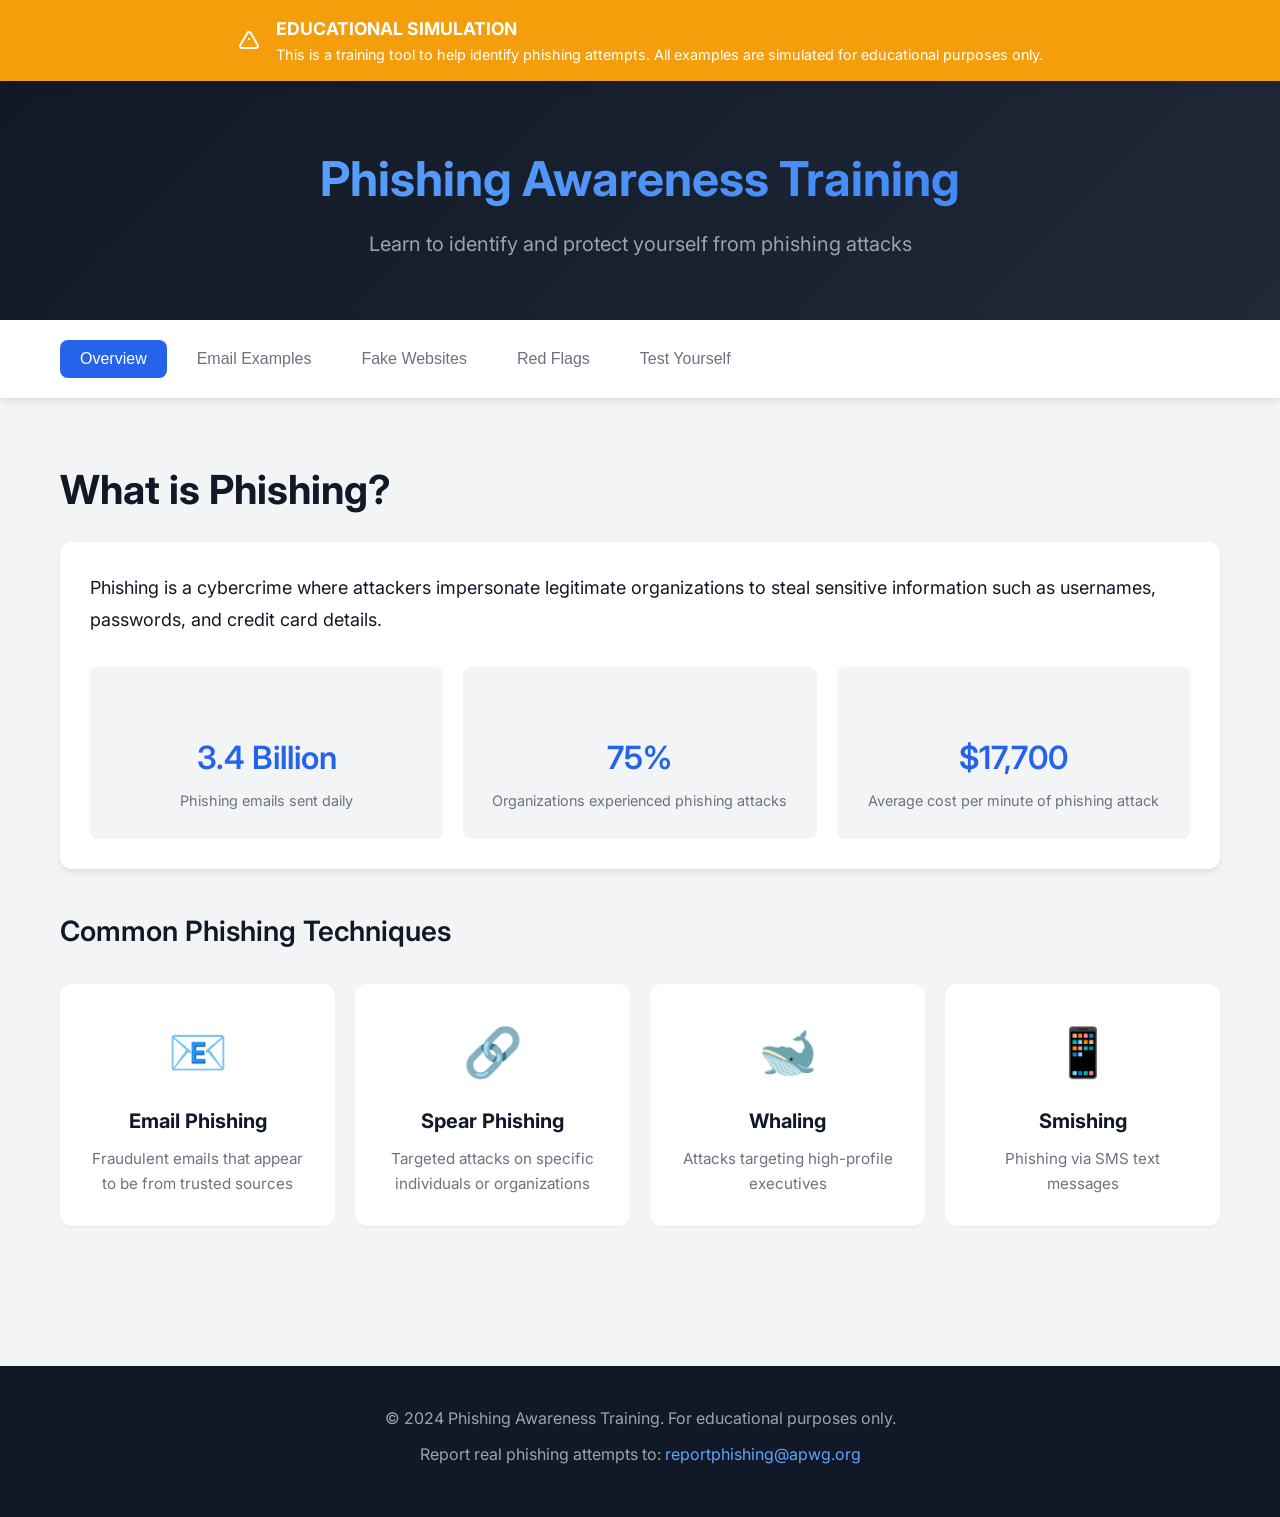
<file: index.html>
<!DOCTYPE html>
<html lang="en">
<head>
    <meta charset="UTF-8">
    <meta name="viewport" content="width=device-width, initial-scale=1.0">
    <title>Phishing Awareness Training - Educational Simulation</title>
    <link rel="stylesheet" href="phishing-styles.css">
    <link href="https://fonts.googleapis.com/css2?family=Inter:wght@400;500;600;700&display=swap" rel="stylesheet">
</head>
<body>
    <!-- Educational Warning Banner -->
    <div class="warning-banner">
        <div class="warning-content">
            <svg class="warning-icon" viewBox="0 0 24 24" fill="none" stroke="currentColor" stroke-width="2">
                <path d="M12 9v2m0 4h.01m-6.938 4h13.856c1.54 0 2.502-1.667 1.732-3L13.732 4c-.77-1.333-2.694-1.333-3.464 0L3.34 16c-.77 1.333.192 3 1.732 3z"/>
            </svg>
            <div>
                <strong>EDUCATIONAL SIMULATION</strong>
                <p>This is a training tool to help identify phishing attempts. All examples are simulated for educational purposes only.</p>
            </div>
        </div>
    </div>

    <!-- Header -->
    <header class="main-header">
        <div class="container">
            <h1>Phishing Awareness Training</h1>
            <p class="subtitle">Learn to identify and protect yourself from phishing attacks</p>
        </div>
    </header>

    <!-- Navigation -->
    <nav class="main-nav">
        <div class="container">
            <button class="nav-btn active" data-section="overview">Overview</button>
            <button class="nav-btn" data-section="email-examples">Email Examples</button>
            <button class="nav-btn" data-section="fake-websites">Fake Websites</button>
            <button class="nav-btn" data-section="red-flags">Red Flags</button>
            <button class="nav-btn" data-section="quiz">Test Yourself</button>
        </div>
    </nav>

    <!-- Main Content -->
    <main class="main-content">
        <!-- Overview Section -->
        <section id="overview" class="content-section active">
            <div class="container">
                <h2>What is Phishing?</h2>
                <div class="info-card">
                    <p>Phishing is a cybercrime where attackers impersonate legitimate organizations to steal sensitive information such as usernames, passwords, and credit card details.</p>
                    <div class="stats-grid">
                        <div class="stat-card">
                            <h3>3.4 Billion</h3>
                            <p>Phishing emails sent daily</p>
                        </div>
                        <div class="stat-card">
                            <h3>75%</h3>
                            <p>Organizations experienced phishing attacks</p>
                        </div>
                        <div class="stat-card">
                            <h3>$17,700</h3>
                            <p>Average cost per minute of phishing attack</p>
                        </div>
                    </div>
                </div>

                <h3>Common Phishing Techniques</h3>
                <div class="techniques-grid">
                    <div class="technique-card">
                        <div class="technique-icon">📧</div>
                        <h4>Email Phishing</h4>
                        <p>Fraudulent emails that appear to be from trusted sources</p>
                    </div>
                    <div class="technique-card">
                        <div class="technique-icon">🔗</div>
                        <h4>Spear Phishing</h4>
                        <p>Targeted attacks on specific individuals or organizations</p>
                    </div>
                    <div class="technique-card">
                        <div class="technique-icon">🐋</div>
                        <h4>Whaling</h4>
                        <p>Attacks targeting high-profile executives</p>
                    </div>
                    <div class="technique-card">
                        <div class="technique-icon">📱</div>
                        <h4>Smishing</h4>
                        <p>Phishing via SMS text messages</p>
                    </div>
                </div>
            </div>
        </section>

        <!-- Email Examples Section -->
        <section id="email-examples" class="content-section">
            <div class="container">
                <h2>Phishing Email Examples</h2>
                <p class="section-intro">Click on each email to see the red flags and learn how to identify phishing attempts.</p>

                <!-- Email Template 1: Account Suspension -->
                <div class="email-example">
                    <div class="email-header">
                        <div class="email-from">
                            <strong>From:</strong> <span class="suspicious">support@gma1l-security.com</span>
                            <span class="red-flag-indicator" title="Suspicious domain">⚠️</span>
                        </div>
                        <div class="email-subject">
                            <strong>Subject:</strong> Your Account Has Been Suspended – Immediate Action Required!
                        </div>
                    </div>
                    <div class="email-body">
                        <p>Dear User,</p>
                        <p>We've noticed <span class="highlight-suspicious">unusual activity</span> on your account, and as a precautionary measure, we've <span class="highlight-suspicious">temporarily suspended access</span>.</p>
                        <p>To restore your account, click the link below to verify your identity:</p>
                        <a href="#" class="phishing-link" onclick="showPhishingWarning(event)">www.gma1l-verify.com/restore-account</a>
                        <p class="urgent-text">Failure to complete this action within 24 hours will result in permanent suspension.</p>
                        <p>Thank you for your prompt attention to this matter.</p>
                    </div>
                    <div class="red-flags-panel">
                        <h4>🚨 Red Flags in This Email:</h4>
                        <ul>
                            <li><strong>Fake domain:</strong> "gma1l-security.com" uses number "1" instead of letter "i"</li>
                            <li><strong>Generic greeting:</strong> "Dear User" instead of your actual name</li>
                            <li><strong>Urgency tactics:</strong> "24 hours" deadline to create panic</li>
                            <li><strong>Suspicious link:</strong> Hover to see it doesn't go to official Gmail</li>
                            <li><strong>Grammar issues:</strong> Professional companies proofread their emails</li>
                        </ul>
                    </div>
                </div>

                <!-- Email Template 2: Prize Notification -->
                <div class="email-example">
                    <div class="email-header">
                        <div class="email-from">
                            <strong>From:</strong> <span class="suspicious">prizes@amaz0n-rewards.net</span>
                            <span class="red-flag-indicator" title="Fake domain">⚠️</span>
                        </div>
                        <div class="email-subject">
                            <strong>Subject:</strong> Congratulations! You've Won a $500 Gift Card!
                        </div>
                    </div>
                    <div class="email-body">
                        <p>Hi Lucky Winner,</p>
                        <p>You've been selected as the <span class="highlight-suspicious">lucky winner</span> of a $500 gift card!</p>
                        <p>To claim your prize, please verify your email address by clicking the link below:</p>
                        <a href="#" class="phishing-link" onclick="showPhishingWarning(event)">claim-prize.amaz0n-rewards.net/winner</a>
                        <p class="urgent-text">Hurry, this offer expires soon!</p>
                        <p>Warm Regards,<br>The Amazon Prize Team</p>
                    </div>
                    <div class="red-flags-panel">
                        <h4>🚨 Red Flags in This Email:</h4>
                        <ul>
                            <li><strong>Too good to be true:</strong> Unexpected prizes are usually scams</li>
                            <li><strong>Fake domain:</strong> "amaz0n" uses zero instead of letter "o"</li>
                            <li><strong>No specific details:</strong> Doesn't mention any contest you entered</li>
                            <li><strong>Urgency:</strong> "Hurry" and "expires soon" to rush your decision</li>
                            <li><strong>Generic greeting:</strong> Legitimate winners are addressed by name</li>
                        </ul>
                    </div>
                </div>

                <!-- Email Template 3: Security Alert -->
                <div class="email-example">
                    <div class="email-header">
                        <div class="email-from">
                            <strong>From:</strong> <span class="suspicious">security@paypaI.com</span>
                            <span class="red-flag-indicator" title="Lookalike domain">⚠️</span>
                        </div>
                        <div class="email-subject">
                            <strong>Subject:</strong> Security Alert: New Device Access Detected
                        </div>
                    </div>
                    <div class="email-body">
                        <p>Dear Customer,</p>
                        <p>A new device has been detected trying to access your account from an <span class="highlight-suspicious">unfamiliar location</span>.</p>
                        <p>Device: Unknown<br>
                        Location: Russia<br>
                        Time: 2:34 AM</p>
                        <p>If this was not you, please click the link to secure your account:</p>
                        <a href="#" class="phishing-link" onclick="showPhishingWarning(event)">secure.paypaI-verify.com/lock-account</a>
                        <p>Sincerely,<br>PayPal Support Team</p>
                    </div>
                    <div class="red-flags-panel">
                        <h4>🚨 Red Flags in This Email:</h4>
                        <ul>
                            <li><strong>Lookalike domain:</strong> "paypaI.com" uses capital "I" instead of lowercase "l"</li>
                            <li><strong>Fear tactics:</strong> Mentions suspicious location to scare you</li>
                            <li><strong>Vague details:</strong> "Unknown device" provides no real information</li>
                            <li><strong>Suspicious timing:</strong> Legitimate alerts include accurate timestamps</li>
                            <li><strong>Direct link:</strong> Real PayPal emails tell you to log in directly, not via links</li>
                        </ul>
                    </div>
                </div>

                <!-- Email Template 4: Account Verification -->
                <div class="email-example">
                    <div class="email-header">
                        <div class="email-from">
                            <strong>From:</strong> <span class="suspicious">noreply@bankofamerica-secure.com</span>
                            <span class="red-flag-indicator" title="Unofficial domain">⚠️</span>
                        </div>
                        <div class="email-subject">
                            <strong>Subject:</strong> Account Verification Required – Update Your Information
                        </div>
                    </div>
                    <div class="email-body">
                        <p>Dear Valued Customer,</p>
                        <p>As part of our ongoing <span class="highlight-suspicious">security efforts</span>, we require you to verify your account details to prevent unauthorized access.</p>
                        <p>Please click the link below to confirm your information and restore full access:</p>
                        <a href="#" class="phishing-link" onclick="showPhishingWarning(event)">bankofamerica-secure.com/verify-now</a>
                        <p class="urgent-text">If you don't verify within 48 hours, we will have to lock your account.</p>
                        <p>Best regards,<br>Bank of America Support Team</p>
                    </div>
                    <div class="red-flags-panel">
                        <h4>🚨 Red Flags in This Email:</h4>
                        <ul>
                            <li><strong>Unofficial domain:</strong> Real Bank of America uses "bankofamerica.com"</li>
                            <li><strong>Threatening language:</strong> "lock your account" creates fear</li>
                            <li><strong>No personal info:</strong> Banks include partial account numbers</li>
                            <li><strong>Unsolicited request:</strong> Banks don't randomly ask to verify accounts</li>
                            <li><strong>Generic greeting:</strong> Your bank knows your name</li>
                        </ul>
                    </div>
                </div>
            </div>
        </section>

        <!-- Fake Websites Section -->
        <section id="fake-websites" class="content-section">
            <div class="container">
                <h2>Fake Website Examples</h2>
                <p class="section-intro">These are simulated phishing websites. Click to see how they try to steal your information.</p>

                <!-- Fake Website Examples -->
                <div class="website-grid">
                    <!-- Fake Facebook Login -->
                    <div class="fake-website-card">
                        <h3>Fake Social Media Login</h3>
                        <div class="website-preview" onclick="showFakeWebsite('facebook')">
                            <div class="browser-bar">
                                <span class="fake-url">🔒 facebo0k-login.com</span>
                                <span class="red-flag-indicator">⚠️</span>
                            </div>
                            <div class="website-content facebook-fake">
                                <div class="fake-logo">facebook</div>
                                <form class="fake-form" onsubmit="return false;">
                                    <input type="text" placeholder="Email or Phone">
                                    <input type="password" placeholder="Password">
                                    <button type="button" onclick="showPhishingWarning(event)">Log In</button>
                                </form>
                                <a href="#" class="fake-link">Forgot Password?</a>
                            </div>
                        </div>
                        <div class="website-red-flags">
                            <h4>Red Flags:</h4>
                            <ul>
                                <li>URL uses "0" instead of "o" in Facebook</li>
                                <li>No official Facebook branding or footer</li>
                                <li>Generic design lacking Facebook's polish</li>
                                <li>Suspicious domain not owned by Meta</li>
                            </ul>
                        </div>
                    </div>

                    <!-- Fake Banking Page -->
                    <div class="fake-website-card">
                        <h3>Fake Banking Portal</h3>
                        <div class="website-preview" onclick="showFakeWebsite('bank')">
                            <div class="browser-bar">
                                <span class="fake-url">🔒 secure-banking-portal.net</span>
                                <span class="red-flag-indicator">⚠️</span>
                            </div>
                            <div class="website-content bank-fake">
                                <div class="fake-bank-header">
                                    <h2>Secure Banking</h2>
                                    <p>Your trusted banking partner</p>
                                </div>
                                <form class="fake-form" onsubmit="return false;">
                                    <label>Username</label>
                                    <input type="text" placeholder="Enter username">
                                    <label>Password</label>
                                    <input type="password" placeholder="Enter password">
                                    <button type="button" onclick="showPhishingWarning(event)">Sign In</button>
                                </form>
                            </div>
                        </div>
                        <div class="website-red-flags">
                            <h4>Red Flags:</h4>
                            <ul>
                                <li>Generic "Secure Banking" name</li>
                                <li>No specific bank branding or logos</li>
                                <li>Unofficial domain (.net instead of bank's .com)</li>
                                <li>Too simple design for a real bank</li>
                                <li>No security badges or certifications</li>
                            </ul>
                        </div>
                    </div>

                    <!-- Fake Email Provider -->
                    <div class="fake-website-card">
                        <h3>Fake Email Login</h3>
                        <div class="website-preview" onclick="showFakeWebsite('email')">
                            <div class="browser-bar">
                                <span class="fake-url">🔒 gmai1-login.com</span>
                                <span class="red-flag-indicator">⚠️</span>
                            </div>
                            <div class="website-content email-fake">
                                <div class="fake-email-logo">Gmail</div>
                                <h3>Sign in</h3>
                                <p>to continue to Gmail</p>
                                <form class="fake-form" onsubmit="return false;">
                                    <input type="email" placeholder="Email">
                                    <button type="button" onclick="showPhishingWarning(event)">Next</button>
                                </form>
                            </div>
                        </div>
                        <div class="website-red-flags">
                            <h4>Red Flags:</h4>
                            <ul>
                                <li>URL uses "1" instead of "l" in Gmail</li>
                                <li>Missing Google branding and styling</li>
                                <li>No "One account. All of Google." tagline</li>
                                <li>Simplified form missing Google's features</li>
                            </ul>
                        </div>
                    </div>

                    <!-- Fake Shopping Site -->
                    <div class="fake-website-card">
                        <h3>Fake Shopping Site</h3>
                        <div class="website-preview" onclick="showFakeWebsite('shopping')">
                            <div class="browser-bar">
                                <span class="fake-url">🔒 amaz0n-deals.shop</span>
                                <span class="red-flag-indicator">⚠️</span>
                            </div>
                            <div class="website-content shopping-fake">
                                <div class="fake-shop-header">
                                    <h2>Amazing Deals!</h2>
                                    <p>70% OFF Everything!</p>
                                </div>
                                <div class="fake-product">
                                    <div class="product-image">📱</div>
                                    <p>Latest Smartphone</p>
                                    <p class="fake-price">$99 <span>$999</span></p>
                                    <button onclick="showPhishingWarning(event)">Buy Now</button>
                                </div>
                            </div>
                        </div>
                        <div class="website-red-flags">
                            <h4>Red Flags:</h4>
                            <ul>
                                <li>Deals too good to be true (70% off)</li>
                                <li>URL uses "0" instead of "o"</li>
                                <li>Unofficial .shop domain</li>
                                <li>No customer reviews or ratings</li>
                                <li>Missing legitimate payment options</li>
                            </ul>
                        </div>
                    </div>
                </div>
            </div>
        </section>

        <!-- Red Flags Section -->
        <section id="red-flags" class="content-section">
            <div class="container">
                <h2>How to Identify Phishing Attempts</h2>
                
                <div class="red-flags-guide">
                    <div class="flag-category">
                        <h3>🔍 Check the Sender</h3>
                        <div class="flag-items">
                            <div class="flag-item">
                                <h4>Suspicious Email Addresses</h4>
                                <p>Look for misspellings, extra characters, or unusual domains:</p>
                                <ul>
                                    <li>❌ support@goog1e.com (number 1 instead of l)</li>
                                    <li>❌ noreply@amazon-security.net (unofficial domain)</li>
                                    <li>✅ support@google.com (official domain)</li>
                                </ul>
                            </div>
                            <div class="flag-item">
                                <h4>Generic Greetings</h4>
                                <p>Legitimate companies use your name:</p>
                                <ul>
                                    <li>❌ "Dear Customer"</li>
                                    <li>❌ "Dear User"</li>
                                    <li>✅ "Dear John Smith"</li>
                                </ul>
                            </div>
                        </div>
                    </div>

                    <div class="flag-category">
                        <h3>⚠️ Warning Signs in Content</h3>
                        <div class="flag-items">
                            <div class="flag-item">
                                <h4>Urgency and Threats</h4>
                                <p>Phishing emails create panic:</p>
                                <ul>
                                    <li>"Act within 24 hours or lose access"</li>
                                    <li>"Your account will be deleted"</li>
                                    <li>"Immediate action required"</li>
                                </ul>
                            </div>
                            <div class="flag-item">
                                <h4>Too Good to Be True</h4>
                                <p>Be skeptical of:</p>
                                <ul>
                                    <li>Unexpected prizes or rewards</li>
                                    <li>Huge discounts (90% off)</li>
                                    <li>Free money or gifts</li>
                                </ul>
                            </div>
                        </div>
                    </div>

                    <div class="flag-category">
                        <h3>🔗 Suspicious Links</h3>
                        <div class="flag-items">
                            <div class="flag-item">
                                <h4>Hover Before Clicking</h4>
                                <p>Always check where links actually go:</p>
                                <div class="link-demo">
                                    <p>Displayed: <a href="#" class="demo-link" onmouseover="showLinkPreview(this)" onmouseout="hideLinkPreview()">Click here to verify account</a></p>
                                    <p class="actual-link" id="link-preview" style="display:none;">Actual: http://malicious-site.com/steal-info</p>
                                </div>
                            </div>
                            <div class="flag-item">
                                <h4>URL Red Flags</h4>
                                <ul>
                                    <li>Misspelled domains (amazom.com)</li>
                                    <li>Extra subdomains (paypal.fake-site.com)</li>
                                    <li>URL shorteners hiding destination</li>
                                    <li>HTTP instead of HTTPS on login pages</li>
                                </ul>
                            </div>
                        </div>
                    </div>

                    <div class="flag-category">
                        <h3>📝 Poor Quality</h3>
                        <div class="flag-items">
                            <div class="flag-item">
                                <h4>Grammar and Spelling</h4>
                                <p>Professional companies proofread:</p>
                                <ul>
                                    <li>Multiple spelling errors</li>
                                    <li>Poor grammar</li>
                                    <li>Awkward phrasing</li>
                                    <li>Inconsistent formatting</li>
                                </ul>
                            </div>
                            <div class="flag-item">
                                <h4>Unprofessional Design</h4>
                                <ul>
                                    <li>Blurry logos or images</li>
                                    <li>Misaligned text</li>
                                    <li>Wrong colors or fonts</li>
                                    <li>Missing company branding</li>
                                </ul>
                            </div>
                        </div>
                    </div>
                </div>

                <div class="protection-tips">
                    <h3>🛡️ How to Protect Yourself</h3>
                    <div class="tips-grid">
                        <div class="tip-card">
                            <h4>1. Verify Independently</h4>
                            <p>Don't click email links. Instead, go directly to the company's website by typing the URL yourself.</p>
                        </div>
                        <div class="tip-card">
                            <h4>2. Check with the Company</h4>
                            <p>Call the company using a phone number from their official website, not from the suspicious email.</p>
                        </div>
                        <div class="tip-card">
                            <h4>3. Use Two-Factor Authentication</h4>
                            <p>Enable 2FA on all important accounts to add an extra layer of security.</p>
                        </div>
                        <div class="tip-card">
                            <h4>4. Keep Software Updated</h4>
                            <p>Update your browser, operating system, and security software regularly.</p>
                        </div>
                        <div class="tip-card">
                            <h4>5. Report Phishing</h4>
                            <p>Forward phishing emails to the Anti-Phishing Working Group at reportphishing@apwg.org</p>
                        </div>
                        <div class="tip-card">
                            <h4>6. Use Spam Filters</h4>
                            <p>Enable and maintain spam filters in your email client to catch many phishing attempts.</p>
                        </div>
                    </div>
                </div>
            </div>
        </section>

        <!-- Quiz Section -->
        <section id="quiz" class="content-section">
            <div class="container">
                <h2>Test Your Knowledge</h2>
                <p class="section-intro">Can you identify phishing attempts? Take this quiz to test your skills!</p>

                <div id="quiz-container">
                    <div class="quiz-progress">
                        <div class="progress-bar">
                            <div class="progress-fill" id="progress-fill"></div>
                        </div>
                        <p>Question <span id="current-question">1</span> of <span id="total-questions">5</span></p>
                    </div>

                    <div class="quiz-question" id="quiz-question">
                        <!-- Questions will be loaded here by JavaScript -->
                    </div>

                    <div class="quiz-feedback" id="quiz-feedback" style="display: none;">
                        <!-- Feedback will be shown here -->
                    </div>

                    <div class="quiz-actions">
                        <button class="btn-quiz" id="next-question" style="display: none;" onclick="nextQuestion()">Next Question</button>
                        <button class="btn-quiz" id="restart-quiz" style="display: none;" onclick="restartQuiz()">Try Again</button>
                    </div>

                    <div class="quiz-results" id="quiz-results" style="display: none;">
                        <h3>Quiz Complete!</h3>
                        <p class="score">Your Score: <span id="final-score"></span>%</p>
                        <div class="results-message" id="results-message"></div>
                    </div>
                </div>
            </div>
        </section>
    </main>

    <!-- Phishing Warning Modal -->
    <div class="modal" id="phishing-modal">
        <div class="modal-content">
            <h3>⚠️ Phishing Link Detected!</h3>
            <p>In a real phishing attack, clicking this link would have taken you to a malicious website designed to steal your information.</p>
            <p><strong>Remember:</strong> Always verify links before clicking, especially in unsolicited emails.</p>
            <button class="modal-close" onclick="closeModal()">Got it!</button>
        </div>
    </div>

    <!-- Footer -->
    <footer class="main-footer">
        <div class="container">
            <p>© 2024 Phishing Awareness Training. For educational purposes only.</p>
            <p>Report real phishing attempts to: <a href="mailto:reportphishing@apwg.org">reportphishing@apwg.org</a></p>
        </div>
    </footer>

    <script src="phishing-simulator.js"></script>
</body>
</html>
</file>
<file: phishing-styles.css>
/* Phishing Awareness Training - Educational Simulation Styles */

:root {
    /* Color Palette */
    --primary-color: #2563eb;
    --danger-color: #dc2626;
    --warning-color: #f59e0b;
    --success-color: #10b981;
    --dark-bg: #111827;
    --light-bg: #f3f4f6;
    --card-bg: #ffffff;
    --text-primary: #111827;
    --text-secondary: #6b7280;
    --border-color: #e5e7eb;
    --shadow-sm: 0 1px 2px 0 rgba(0, 0, 0, 0.05);
    --shadow-md: 0 4px 6px -1px rgba(0, 0, 0, 0.1);
    --shadow-lg: 0 10px 15px -3px rgba(0, 0, 0, 0.1);
    --transition: all 0.3s ease;
}

/* Reset and Base Styles */
* {
    margin: 0;
    padding: 0;
    box-sizing: border-box;
}

body {
    font-family: 'Inter', -apple-system, BlinkMacSystemFont, 'Segoe UI', Roboto, sans-serif;
    line-height: 1.6;
    color: var(--text-primary);
    background-color: var(--light-bg);
}

.container {
    max-width: 1200px;
    margin: 0 auto;
    padding: 0 20px;
}

/* Warning Banner */
.warning-banner {
    background-color: var(--warning-color);
    color: white;
    padding: 15px 0;
    position: sticky;
    top: 0;
    z-index: 1000;
    box-shadow: var(--shadow-md);
}

.warning-content {
    display: flex;
    align-items: center;
    justify-content: center;
    gap: 15px;
    max-width: 1200px;
    margin: 0 auto;
    padding: 0 20px;
}

.warning-icon {
    width: 24px;
    height: 24px;
    flex-shrink: 0;
}

.warning-content strong {
    display: block;
    font-size: 1.1rem;
}

.warning-content p {
    font-size: 0.9rem;
    margin: 0;
}

/* Header */
.main-header {
    background: linear-gradient(135deg, var(--dark-bg) 0%, #1f2937 100%);
    color: white;
    padding: 60px 0;
    text-align: center;
}

.main-header h1 {
    font-size: 3rem;
    font-weight: 700;
    margin-bottom: 10px;
    background: linear-gradient(to right, #60a5fa, #3b82f6);
    -webkit-background-clip: text;
    -webkit-text-fill-color: transparent;
    background-clip: text;
}

.subtitle {
    font-size: 1.25rem;
    color: #9ca3af;
}

/* Navigation */
.main-nav {
    background-color: white;
    box-shadow: var(--shadow-md);
    position: sticky;
    top: 60px;
    z-index: 999;
}

.main-nav .container {
    display: flex;
    gap: 10px;
    padding: 20px;
    overflow-x: auto;
}

.nav-btn {
    padding: 10px 20px;
    border: none;
    background-color: transparent;
    color: var(--text-secondary);
    font-size: 1rem;
    font-weight: 500;
    cursor: pointer;
    border-radius: 8px;
    transition: var(--transition);
    white-space: nowrap;
}

.nav-btn:hover {
    background-color: var(--light-bg);
    color: var(--primary-color);
}

.nav-btn.active {
    background-color: var(--primary-color);
    color: white;
}

/* Content Sections */
.content-section {
    display: none;
    padding: 60px 0;
    animation: fadeIn 0.5s ease-in-out;
}

.content-section.active {
    display: block;
}

@keyframes fadeIn {
    from {
        opacity: 0;
        transform: translateY(20px);
    }
    to {
        opacity: 1;
        transform: translateY(0);
    }
}

.content-section h2 {
    font-size: 2.5rem;
    font-weight: 700;
    margin-bottom: 20px;
    color: var(--text-primary);
}

.content-section h3 {
    font-size: 1.75rem;
    font-weight: 600;
    margin: 40px 0 20px;
    color: var(--text-primary);
}

.section-intro {
    font-size: 1.125rem;
    color: var(--text-secondary);
    margin-bottom: 40px;
}

/* Info Cards */
.info-card {
    background-color: white;
    padding: 30px;
    border-radius: 12px;
    box-shadow: var(--shadow-md);
    margin-bottom: 40px;
}

.info-card p {
    font-size: 1.125rem;
    line-height: 1.8;
    margin-bottom: 30px;
}

/* Stats Grid */
.stats-grid {
    display: grid;
    grid-template-columns: repeat(auto-fit, minmax(200px, 1fr));
    gap: 20px;
}

.stat-card {
    background-color: var(--light-bg);
    padding: 25px;
    border-radius: 8px;
    text-align: center;
}

.stat-card h3 {
    font-size: 2rem;
    color: var(--primary-color);
    margin-bottom: 5px;
}

.stat-card p {
    color: var(--text-secondary);
    font-size: 0.9rem;
    margin: 0;
}

/* Techniques Grid */
.techniques-grid {
    display: grid;
    grid-template-columns: repeat(auto-fit, minmax(250px, 1fr));
    gap: 20px;
    margin-top: 30px;
}

.technique-card {
    background-color: white;
    padding: 30px;
    border-radius: 12px;
    box-shadow: var(--shadow-sm);
    text-align: center;
    transition: var(--transition);
}

.technique-card:hover {
    transform: translateY(-5px);
    box-shadow: var(--shadow-lg);
}

.technique-icon {
    font-size: 3rem;
    margin-bottom: 15px;
}

.technique-card h4 {
    font-size: 1.25rem;
    margin-bottom: 10px;
    color: var(--text-primary);
}

.technique-card p {
    color: var(--text-secondary);
    font-size: 0.95rem;
}

/* Email Examples */
.email-example {
    background-color: white;
    border: 2px solid var(--border-color);
    border-radius: 12px;
    margin-bottom: 30px;
    overflow: hidden;
    transition: var(--transition);
}

.email-example:hover {
    border-color: var(--danger-color);
    box-shadow: var(--shadow-lg);
}

.email-header {
    background-color: #f9fafb;
    padding: 20px;
    border-bottom: 1px solid var(--border-color);
}

.email-from, .email-subject {
    margin-bottom: 10px;
    font-size: 0.95rem;
}

.email-from strong, .email-subject strong {
    color: var(--text-secondary);
}

.suspicious {
    color: var(--danger-color);
    font-weight: 500;
}

.red-flag-indicator {
    display: inline-block;
    margin-left: 10px;
    font-size: 1.2rem;
    cursor: help;
    animation: pulse 2s infinite;
}

@keyframes pulse {
    0% { transform: scale(1); }
    50% { transform: scale(1.1); }
    100% { transform: scale(1); }
}

.email-body {
    padding: 30px;
    font-size: 1rem;
    line-height: 1.8;
}

.email-body p {
    margin-bottom: 15px;
}

.highlight-suspicious {
    background-color: #fee2e2;
    padding: 2px 6px;
    border-radius: 4px;
    color: var(--danger-color);
}

.phishing-link {
    color: var(--primary-color);
    text-decoration: underline;
    cursor: pointer;
    display: inline-block;
    margin: 10px 0;
}

.phishing-link:hover {
    color: var(--danger-color);
}

.urgent-text {
    color: var(--danger-color);
    font-weight: 600;
    font-style: italic;
}

.red-flags-panel {
    background-color: #fef2f2;
    padding: 25px;
    border-top: 3px solid var(--danger-color);
}

.red-flags-panel h4 {
    color: var(--danger-color);
    margin-bottom: 15px;
    font-size: 1.1rem;
}

.red-flags-panel ul {
    list-style: none;
    padding-left: 0;
}

.red-flags-panel li {
    padding: 8px 0;
    padding-left: 25px;
    position: relative;
}

.red-flags-panel li::before {
    content: "•";
    color: var(--danger-color);
    font-weight: bold;
    position: absolute;
    left: 8px;
}

/* Fake Websites */
.website-grid {
    display: grid;
    grid-template-columns: repeat(auto-fit, minmax(350px, 1fr));
    gap: 30px;
}

.fake-website-card {
    background-color: white;
    border-radius: 12px;
    overflow: hidden;
    box-shadow: var(--shadow-md);
}

.fake-website-card h3 {
    padding: 20px;
    margin: 0;
    background-color: #f9fafb;
    font-size: 1.25rem;
}

.website-preview {
    cursor: pointer;
    transition: var(--transition);
}

.website-preview:hover {
    transform: scale(1.02);
}

.browser-bar {
    background-color: #e5e7eb;
    padding: 10px 15px;
    display: flex;
    align-items: center;
    justify-content: space-between;
    font-size: 0.9rem;
}

.fake-url {
    color: var(--text-secondary);
    font-family: monospace;
}

.website-content {
    padding: 40px;
    min-height: 300px;
    background-color: #f9fafb;
}

/* Fake Website Styles */
.facebook-fake {
    background-color: #f0f2f5;
    text-align: center;
}

.fake-logo {
    font-size: 3rem;
    font-weight: bold;
    color: #1877f2;
    margin-bottom: 20px;
}

.bank-fake {
    background-color: #f8f9fa;
}

.fake-bank-header {
    text-align: center;
    margin-bottom: 30px;
}

.fake-bank-header h2 {
    color: #2c3e50;
    margin-bottom: 5px;
}

.email-fake {
    background-color: white;
    text-align: center;
}

.fake-email-logo {
    font-size: 2rem;
    font-weight: 500;
    color: #ea4335;
    margin-bottom: 20px;
}

.shopping-fake {
    background-color: #fff8dc;
    text-align: center;
}

.fake-shop-header {
    margin-bottom: 30px;
}

.fake-product {
    background-color: white;
    padding: 20px;
    border-radius: 8px;
    box-shadow: var(--shadow-sm);
}

.product-image {
    font-size: 4rem;
    margin-bottom: 10px;
}

.fake-price {
    font-size: 2rem;
    color: var(--danger-color);
    font-weight: bold;
}

.fake-price span {
    font-size: 1rem;
    color: var(--text-secondary);
    text-decoration: line-through;
    margin-left: 10px;
}

/* Fake Forms */
.fake-form {
    max-width: 300px;
    margin: 0 auto;
}

.fake-form input {
    width: 100%;
    padding: 12px;
    margin-bottom: 15px;
    border: 1px solid #ddd;
    border-radius: 6px;
    font-size: 1rem;
}

.fake-form button {
    width: 100%;
    padding: 12px;
    background-color: var(--primary-color);
    color: white;
    border: none;
    border-radius: 6px;
    font-size: 1rem;
    font-weight: 500;
    cursor: pointer;
    transition: var(--transition);
}

.fake-form button:hover {
    background-color: var(--danger-color);
}

.fake-form label {
    display: block;
    margin-bottom: 5px;
    color: var(--text-secondary);
    font-size: 0.9rem;
}

.fake-link {
    color: var(--primary-color);
    font-size: 0.9rem;
    text-decoration: none;
    display: inline-block;
    margin-top: 10px;
}

.website-red-flags {
    padding: 20px;
    background-color: #fef2f2;
}

.website-red-flags h4 {
    color: var(--danger-color);
    margin-bottom: 10px;
}

.website-red-flags ul {
    list-style: none;
    padding-left: 0;
}

.website-red-flags li {
    padding: 5px 0;
    padding-left: 20px;
    position: relative;
    font-size: 0.95rem;
}

.website-red-flags li::before {
    content: "⚠️";
    position: absolute;
    left: 0;
}

/* Red Flags Guide */
.red-flags-guide {
    margin-top: 40px;
}

.flag-category {
    background-color: white;
    padding: 30px;
    border-radius: 12px;
    margin-bottom: 30px;
    box-shadow: var(--shadow-md);
}

.flag-category h3 {
    color: var(--danger-color);
    margin-bottom: 20px;
    font-size: 1.5rem;
}

.flag-items {
    display: grid;
    grid-template-columns: repeat(auto-fit, minmax(300px, 1fr));
    gap: 30px;
}

.flag-item h4 {
    color: var(--text-primary);
    margin-bottom: 10px;
    font-size: 1.1rem;
}

.flag-item p {
    color: var(--text-secondary);
    margin-bottom: 10px;
}

.flag-item ul {
    list-style: none;
    padding-left: 0;
}

.flag-item li {
    padding: 5px 0;
    font-size: 0.95rem;
}

.flag-item li::before {
    content: "• ";
    color: var(--danger-color);
    font-weight: bold;
}

/* Link Demo */
.link-demo {
    background-color: #f3f4f6;
    padding: 20px;
    border-radius: 8px;
    margin-top: 10px;
}

.demo-link {
    color: var(--primary-color);
    text-decoration: underline;
}

.actual-link {
    color: var(--danger-color);
    font-family: monospace;
    font-size: 0.9rem;
    margin-top: 10px;
    padding: 10px;
    background-color: #fee2e2;
    border-radius: 4px;
}

/* Protection Tips */
.protection-tips {
    margin-top: 60px;
}

.tips-grid {
    display: grid;
    grid-template-columns: repeat(auto-fit, minmax(300px, 1fr));
    gap: 20px;
    margin-top: 30px;
}

.tip-card {
    background-color: white;
    padding: 25px;
    border-radius: 12px;
    box-shadow: var(--shadow-sm);
    border-left: 4px solid var(--success-color);
}

.tip-card h4 {
    color: var(--success-color);
    margin-bottom: 10px;
    font-size: 1.1rem;
}

.tip-card p {
    color: var(--text-secondary);
    font-size: 0.95rem;
}

/* Quiz Section */
#quiz-container {
    background-color: white;
    padding: 40px;
    border-radius: 12px;
    box-shadow: var(--shadow-md);
    max-width: 800px;
    margin: 0 auto;
}

.quiz-progress {
    margin-bottom: 30px;
}

.progress-bar {
    height: 8px;
    background-color: #e5e7eb;
    border-radius: 4px;
    overflow: hidden;
    margin-bottom: 10px;
}

.progress-fill {
    height: 100%;
    background-color: var(--primary-color);
    transition: width 0.3s ease;
    width: 20%;
}

.quiz-progress p {
    text-align: center;
    color: var(--text-secondary);
    font-size: 0.9rem;
}

.quiz-question {
    margin-bottom: 30px;
}

.quiz-question h3 {
    margin-bottom: 20px;
    font-size: 1.25rem;
}

.quiz-options {
    display: flex;
    flex-direction: column;
    gap: 15px;
}

.quiz-option {
    padding: 15px 20px;
    border: 2px solid var(--border-color);
    border-radius: 8px;
    cursor: pointer;
    transition: var(--transition);
    background-color: white;
}

.quiz-option:hover {
    border-color: var(--primary-color);
    background-color: #f0f9ff;
}

.quiz-option.selected {
    border-color: var(--primary-color);
    background-color: #dbeafe;
}

.quiz-option.correct {
    border-color: var(--success-color);
    background-color: #d1fae5;
}

.quiz-option.incorrect {
    border-color: var(--danger-color);
    background-color: #fee2e2;
}

.quiz-feedback {
    padding: 20px;
    border-radius: 8px;
    margin-bottom: 20px;
}

.quiz-feedback.correct {
    background-color: #d1fae5;
    color: #065f46;
}

.quiz-feedback.incorrect {
    background-color: #fee2e2;
    color: #991b1b;
}

.quiz-actions {
    text-align: center;
}

.btn-quiz {
    padding: 12px 30px;
    background-color: var(--primary-color);
    color: white;
    border: none;
    border-radius: 8px;
    font-size: 1rem;
    font-weight: 500;
    cursor: pointer;
    transition: var(--transition);
}

.btn-quiz:hover {
    background-color: #1d4ed8;
    transform: translateY(-2px);
}

.quiz-results {
    text-align: center;
    padding: 40px;
    background-color: #f0f9ff;
    border-radius: 8px;
}

.quiz-results h3 {
    color: var(--primary-color);
    margin-bottom: 20px;
}

.score {
    font-size: 2rem;
    font-weight: bold;
    margin-bottom: 20px;
}

.results-message {
    font-size: 1.125rem;
    color: var(--text-secondary);
}

/* Modal */
.modal {
    display: none;
    position: fixed;
    top: 0;
    left: 0;
    width: 100%;
    height: 100%;
    background-color: rgba(0, 0, 0, 0.5);
    z-index: 2000;
    animation: fadeIn 0.3s ease;
}

.modal.show {
    display: flex;
    align-items: center;
    justify-content: center;
}

.modal-content {
    background-color: white;
    padding: 40px;
    border-radius: 12px;
    max-width: 500px;
    width: 90%;
    box-shadow: var(--shadow-lg);
    animation: slideIn 0.3s ease;
}

@keyframes slideIn {
    from {
        transform: translateY(-50px);
        opacity: 0;
    }
    to {
        transform: translateY(0);
        opacity: 1;
    }
}

.modal-content h3 {
    color: var(--danger-color);
    margin-bottom: 20px;
}

.modal-content p {
    margin-bottom: 15px;
    line-height: 1.6;
}

.modal-close {
    padding: 12px 30px;
    background-color: var(--primary-color);
    color: white;
    border: none;
    border-radius: 8px;
    font-size: 1rem;
    font-weight: 500;
    cursor: pointer;
    transition: var(--transition);
    margin-top: 20px;
}

.modal-close:hover {
    background-color: #1d4ed8;
}

/* Footer */
.main-footer {
    background-color: var(--dark-bg);
    color: white;
    padding: 40px 0;
    text-align: center;
    margin-top: 80px;
}

.main-footer p {
    margin-bottom: 10px;
    color: #9ca3af;
}

.main-footer a {
    color: #60a5fa;
    text-decoration: none;
}

.main-footer a:hover {
    text-decoration: underline;
}

/* Responsive Design */
@media (max-width: 768px) {
    .main-header h1 {
        font-size: 2rem;
    }
    
    .subtitle {
        font-size: 1rem;
    }
    
    .content-section h2 {
        font-size: 1.75rem;
    }
    
    .stats-grid,
    .techniques-grid,
    .flag-items,
    .tips-grid {
        grid-template-columns: 1fr;
    }
    
    .website-grid {
        grid-template-columns: 1fr;
    }
    
    .email-body {
        padding: 20px;
    }
    
    .quiz-container {
        padding: 20px;
    }
    
    .warning-content {
        flex-direction: column;
        text-align: center;
    }
    
    .main-nav .container {
        flex-wrap: wrap;
    }
}

/* Print Styles */
@media print {
    .warning-banner,
    .main-nav,
    .modal,
    .quiz-actions {
        display: none;
    }
    
    .content-section {
        display: block !important;
        page-break-after: always;
    }
    
    body {
        background-color: white;
    }
    
    .email-example,
    .fake-website-card {
        break-inside: avoid;
    }
}

/* Accessibility */
@media (prefers-reduced-motion: reduce) {
    *,
    *::before,
    *::after {
        animation-duration: 0.01ms !important;
        animation-iteration-count: 1 !important;
        transition-duration: 0.01ms !important;
    }
}

/* High Contrast Mode */
@media (prefers-contrast: high) {
    :root {
        --primary-color: #0040ff;
        --danger-color: #ff0000;
        --warning-color: #ff8800;
        --success-color: #008800;
    }
    
    .email-example,
    .fake-website-card {
        border-width: 3px;
    }
}
</file>
